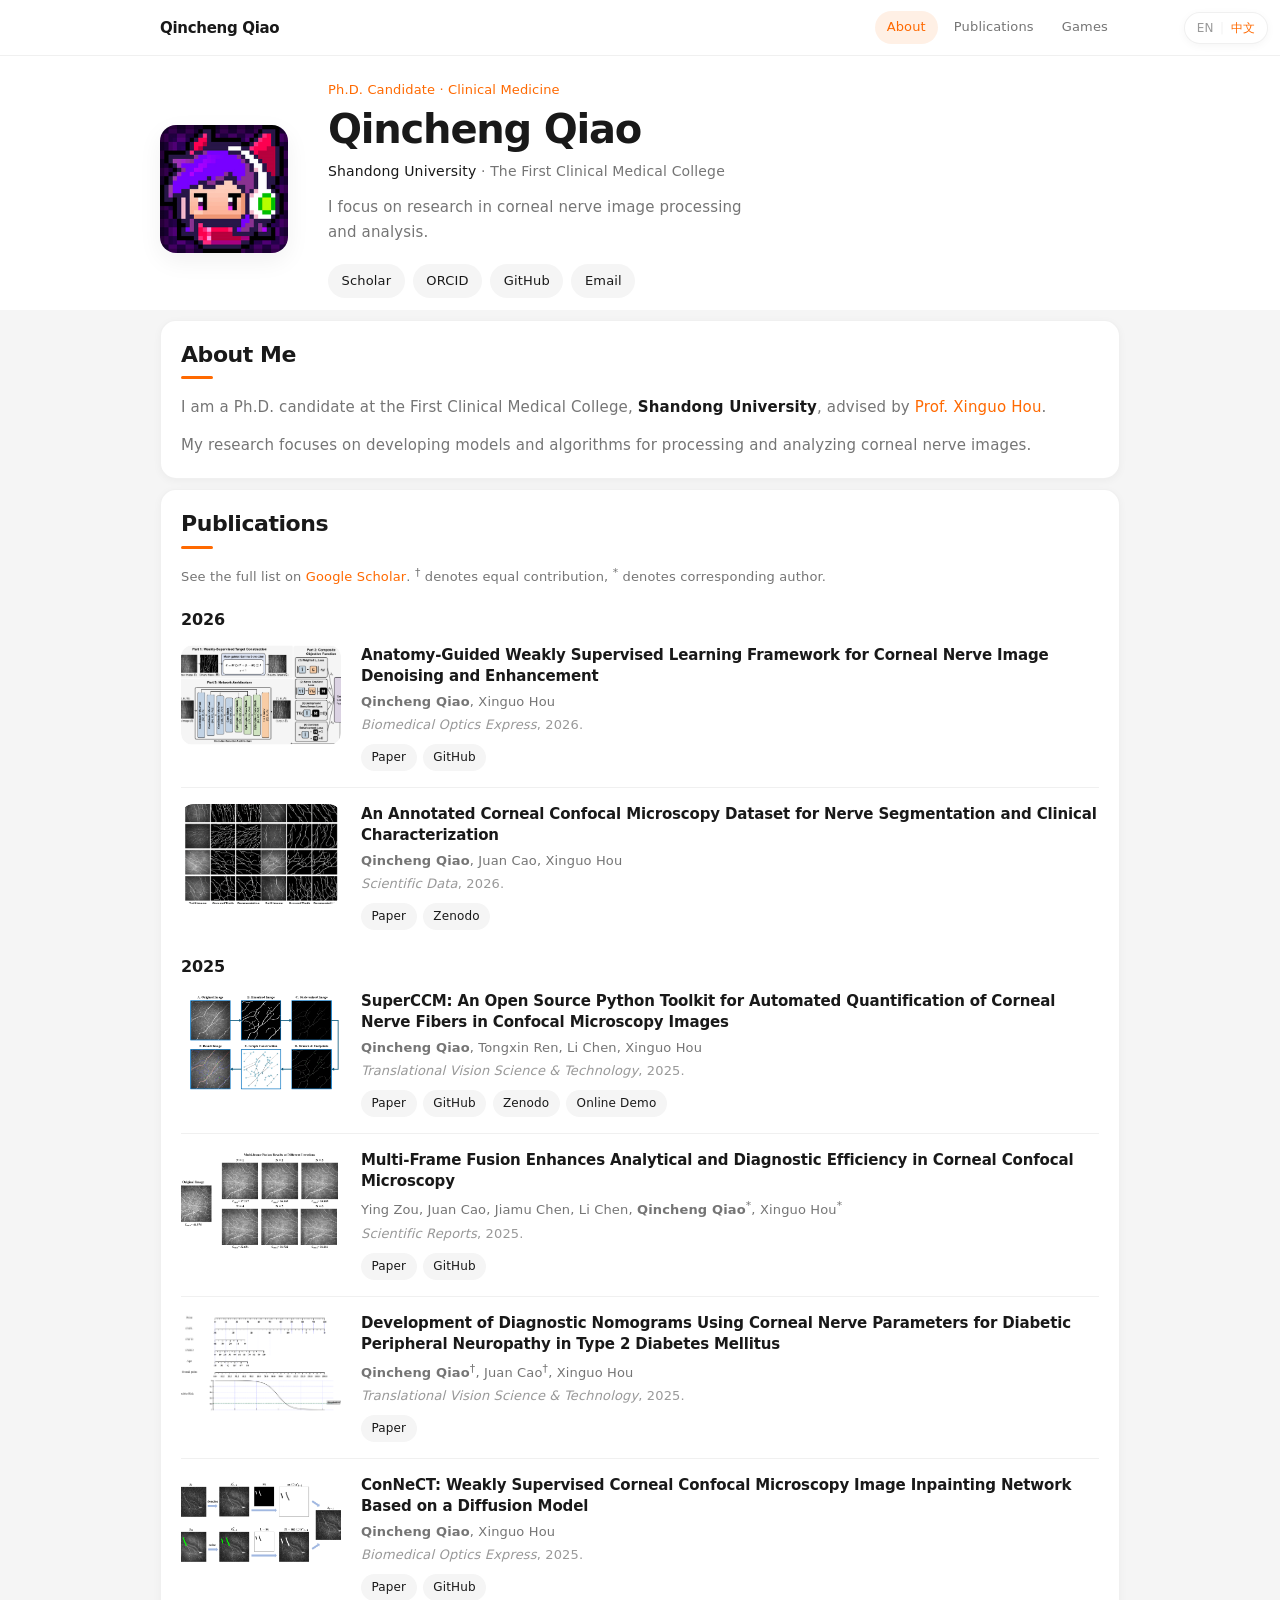
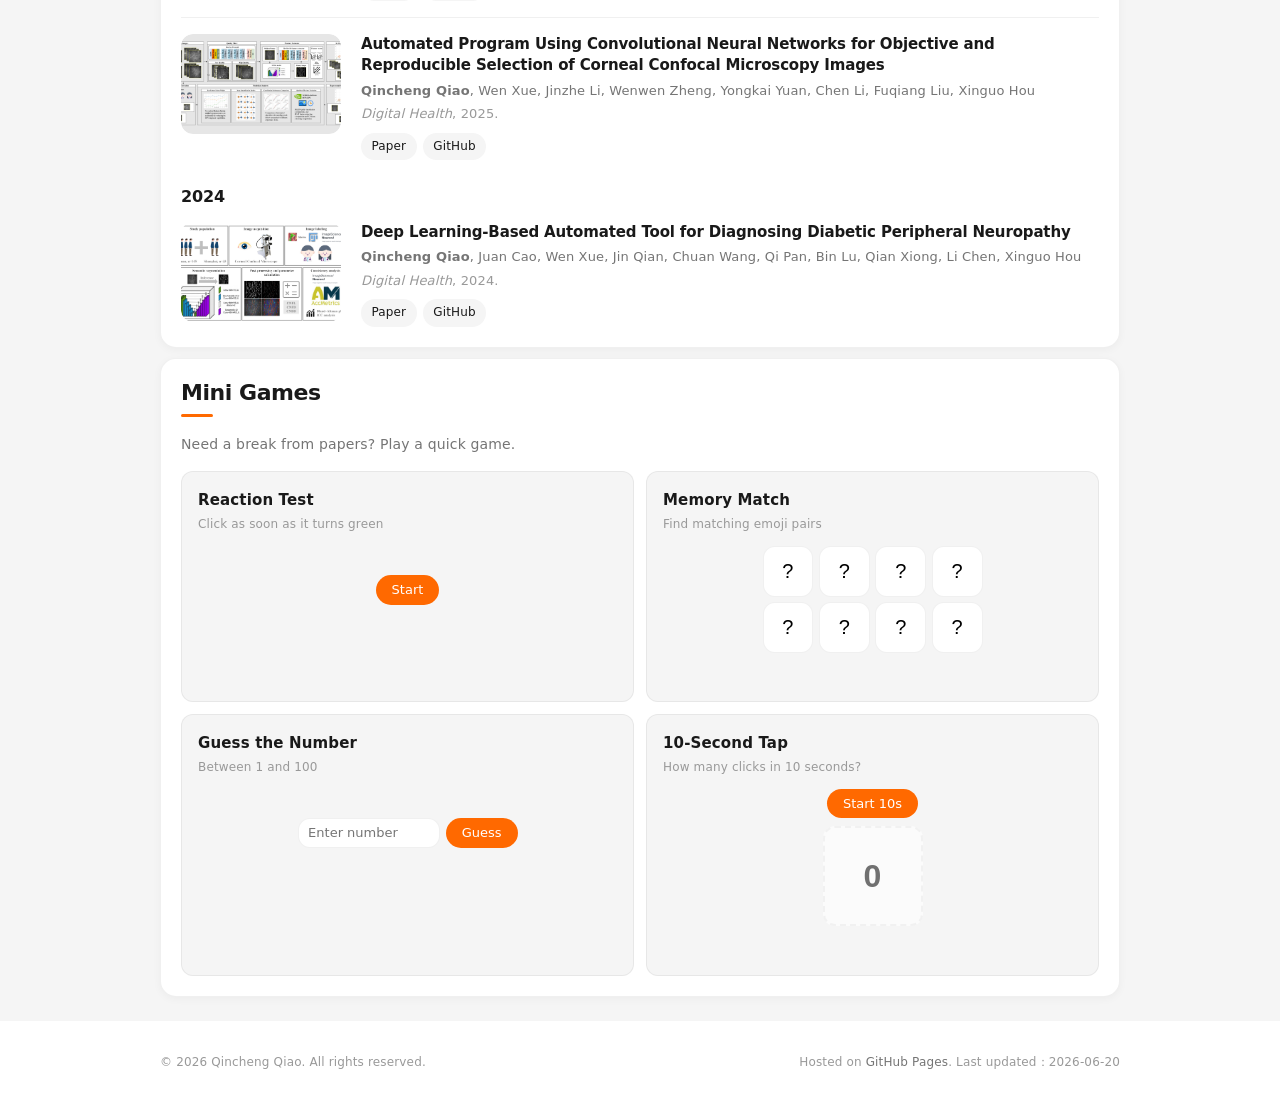
<file: index.html>
<!DOCTYPE html>
<html lang="en">
<head>
  <meta charset="UTF-8">
  <meta name="viewport" content="width=device-width, initial-scale=1.0">
  <meta name="description" content="Qincheng Qiao — Corneal Confocal Microscopy Image Processing and Analysis">
  <title>Qincheng Qiao | Academic Homepage</title>
  <link rel="alternate" hreflang="zh-CN" href="zh/">
  <link rel="stylesheet" href="assets/css/main.css">
</head>
<body>
  <a class="skip-link" href="#main">Skip to content</a>

  <div class="lang-switch-bar">
    <div class="lang-switch" aria-label="Language switcher">
      <span class="lang-switch-current" aria-current="true">EN</span>
      <span class="lang-switch-sep" aria-hidden="true">|</span>
      <a class="lang-switch-link" href="zh/" hreflang="zh-CN" rel="alternate">中文</a>
    </div>
  </div>
  <header class="site-header">
    <div class="container header-inner">
      <a class="logo" href="#">Qincheng Qiao</a>
      <button class="nav-toggle" aria-label="Open menu" aria-expanded="false">
        <span></span>
        <span></span>
        <span></span>
      </button>
      <nav class="site-nav" aria-label="Main navigation">
        <ul>
          <li><a href="#about">About</a></li>
          <li><a href="#publications">Publications</a></li>
          <li><a href="#games">Games</a></li>
        </ul>
      </nav>
    </div>
  </header>

  <main id="main">
    <section class="hero">
      <div class="container hero-grid">
        <figure class="hero-photo">
          <img src="assets/images/profile.png" alt="Qincheng Qiao profile photo" width="320" height="320">
        </figure>
        <div class="hero-content">
          <p class="hero-label">Ph.D. Candidate · Clinical Medicine</p>
          <h1>Qincheng Qiao</h1>
          <p class="hero-affiliation">
            <a href="https://www.sdu.edu.cn/" target="_blank" rel="noopener">Shandong University</a> · The First Clinical Medical College
          </p>
          <p class="hero-bio">I focus on research in corneal nerve image processing and analysis.</p>
          <ul class="social-links" aria-label="Academic social links">
            <li><a href="https://scholar.google.com/citations?user=WOAhGTUAAAAJ" target="_blank" rel="noopener" aria-label="Google Scholar">Scholar</a></li>
            <li><a href="https://orcid.org/0009-0009-7900-2984" target="_blank" rel="noopener" aria-label="ORCID">ORCID</a></li>
            <li><a href="https://github.com/SummerColdWind" target="_blank" rel="noopener" aria-label="GitHub">GitHub</a></li>
            <li><a href="mailto:jugking6688@gmail.com" aria-label="Email">Email</a></li>
          </ul>
        </div>
      </div>
    </section>

    <section id="about" class="section">
      <div class="container">
        <h2 class="section-title">About Me</h2>
        <div class="prose">
          <p>I am a Ph.D. candidate at the First Clinical Medical College, <strong>Shandong University</strong>, advised by <a href="https://www.qiluhospital.com/show-355-1262-1.html">Prof. Xinguo Hou</a>.</p>
          <p>My research focuses on developing models and algorithms for processing and analyzing corneal nerve images.</p>
        </div>
      </div>
    </section>

    <section id="publications" class="section section-alt">
      <div class="container">
        <h2 class="section-title">Publications</h2>
        <p class="section-note">
          See the full list on <a href="https://scholar.google.com/citations?user=WOAhGTUAAAAJ" target="_blank" rel="noopener">Google Scholar</a>. <sup>†</sup> denotes equal contribution, <sup>*</sup> denotes corresponding author.
        </p>

        <h3 class="pub-year">2026</h3>
        <ol class="pub-list">
          <li class="pub-item pub-item--has-figure">
            <figure class="pub-figure">
              <a href="https://doi.org/10.1364/BOE.597323" target="_blank" rel="noopener"><img src="assets/images/pubs/2026.2.jpg" alt="Teaser figure for NerveBoost" loading="lazy" width="240" height="135"></a>
            </figure>
            <div class="pub-body">
            <p class="pub-title">
              <strong>Anatomy-Guided Weakly Supervised Learning Framework for Corneal Nerve Image Denoising and Enhancement</strong>
            </p>
            <p class="pub-authors">
              <strong>Qincheng Qiao</strong>, Xinguo Hou
            </p>
            <p class="pub-venue">
              <em>Biomedical Optics Express</em>, 2026.
            </p>
            <p class="pub-links">
              <a href="https://doi.org/10.1364/BOE.597323" target="_blank" rel="noopener">Paper</a>
              <a href="https://github.com/SummerColdWind/NerveBoost" target="_blank" rel="noopener">GitHub</a>
            </p>
            </div>
          </li>
          <li class="pub-item pub-item--has-figure">
            <figure class="pub-figure">
              <a href="https://doi.org/10.1038/s41597-026-07418-6" target="_blank" rel="noopener"><img src="assets/images/pubs/2026.1.PNG" alt="Teaser figure for CCM dataset paper" loading="lazy" width="240" height="135"></a>
            </figure>
            <div class="pub-body">
            <p class="pub-title">
              <strong>An Annotated Corneal Confocal Microscopy Dataset for Nerve Segmentation and Clinical Characterization</strong>
            </p>
            <p class="pub-authors">
              <strong>Qincheng Qiao</strong>, Juan Cao, Xinguo Hou
            </p>
            <p class="pub-venue">
              <em>Scientific Data</em>, 2026.
            </p>
            <p class="pub-links">
              <a href="https://doi.org/10.1038/s41597-026-07418-6" target="_blank" rel="noopener">Paper</a>
              <a href="https://zenodo.org/records/18779434" target="_blank" rel="noopener">Zenodo</a>
            </p>
            </div>
          </li>
        </ol>
        <h3 class="pub-year">2025</h3>
        <ol class="pub-list">
          <li class="pub-item pub-item--has-figure">
            <figure class="pub-figure">
              <a href="https://doi.org/10.1167/tvst.14.11.27" target="_blank" rel="noopener"><img src="assets/images/pubs/2025.5.png" alt="Teaser figure for SuperCCM" loading="lazy" width="240" height="135"></a>
            </figure>
            <div class="pub-body">
            <p class="pub-title">
              <strong>SuperCCM: An Open Source Python Toolkit for Automated Quantification of Corneal Nerve Fibers in Confocal Microscopy Images</strong>
            </p>
            <p class="pub-authors">
              <strong>Qincheng Qiao</strong>, Tongxin Ren, Li Chen, Xinguo Hou
            </p>
            <p class="pub-venue">
              <em>Translational Vision Science &amp; Technology</em>, 2025.
            </p>
            <p class="pub-links">
              <a href="https://doi.org/10.1167/tvst.14.11.27" target="_blank" rel="noopener">Paper</a>
              <a href="https://github.com/qlnfm/SuperCCM" target="_blank" rel="noopener">GitHub</a>
              <a href="https://zenodo.org/records/17051148" target="_blank" rel="noopener">Zenodo</a>
              <a href="https://aiccm.fun/" target="_blank" rel="noopener">Online Demo</a>
            </p>
            </div>
          </li>
          <li class="pub-item pub-item--has-figure">
            <figure class="pub-figure">
              <a href="https://doi.org/10.1038/s41598-025-25458-7" target="_blank" rel="noopener"><img src="assets/images/pubs/2025.4.png" alt="Teaser figure for multi-frame fusion paper" loading="lazy" width="240" height="135"></a>
            </figure>
            <div class="pub-body">
            <p class="pub-title">
              <strong>Multi-Frame Fusion Enhances Analytical and Diagnostic Efficiency in Corneal Confocal Microscopy</strong>
            </p>
            <p class="pub-authors">
              Ying Zou, Juan Cao, Jiamu Chen, Li Chen, <strong>Qincheng Qiao</strong><sup>*</sup>, Xinguo Hou<sup>*</sup>
            </p>
            <p class="pub-venue">
              <em>Scientific Reports</em>, 2025.
            </p>
            <p class="pub-links">
              <a href="https://doi.org/10.1038/s41598-025-25458-7" target="_blank" rel="noopener">Paper</a>
              <a href="https://github.com/SummerColdWind/AiCCMerger" target="_blank" rel="noopener">GitHub</a>
            </p>
            </div>
          </li>
          <li class="pub-item pub-item--has-figure">
            <figure class="pub-figure">
              <a href="https://doi.org/10.1167/tvst.14.9.29" target="_blank" rel="noopener"><img src="assets/images/pubs/2025.3.png" alt="Teaser figure for DPN nomogram paper" loading="lazy" width="240" height="135"></a>
            </figure>
            <div class="pub-body">
            <p class="pub-title">
              <strong>Development of Diagnostic Nomograms Using Corneal Nerve Parameters for Diabetic Peripheral Neuropathy in Type 2 Diabetes Mellitus</strong>
            </p>
            <p class="pub-authors">
              <strong>Qincheng Qiao</strong><sup>†</sup>, Juan Cao<sup>†</sup>, Xinguo Hou
            </p>
            <p class="pub-venue">
              <em>Translational Vision Science &amp; Technology</em>, 2025.
            </p>
            <p class="pub-links">
              <a href="https://doi.org/10.1167/tvst.14.9.29" target="_blank" rel="noopener">Paper</a>
            </p>
            </div>
          </li>
          <li class="pub-item pub-item--has-figure">
            <figure class="pub-figure">
              <a href="https://doi.org/10.1364/BOE.562924" target="_blank" rel="noopener"><img src="assets/images/pubs/2025.2.png" alt="Teaser figure for ConNeCT" loading="lazy" width="240" height="135"></a>
            </figure>
            <div class="pub-body">
            <p class="pub-title">
              <strong>ConNeCT: Weakly Supervised Corneal Confocal Microscopy Image Inpainting Network Based on a Diffusion Model</strong>
            </p>
            <p class="pub-authors">
              <strong>Qincheng Qiao</strong>, Xinguo Hou
            </p>
            <p class="pub-venue">
              <em>Biomedical Optics Express</em>, 2025.
            </p>
            <p class="pub-links">
              <a href="https://doi.org/10.1364/BOE.562924" target="_blank" rel="noopener">Paper</a>
              <a href="https://github.com/SummerColdWind/ConNeCT" target="_blank" rel="noopener">GitHub</a>
            </p>
            </div>
          </li>
          <li class="pub-item pub-item--has-figure">
            <figure class="pub-figure">
              <a href="https://doi.org/10.1177/20552076251326223" target="_blank" rel="noopener"><img src="assets/images/pubs/2025.1.jpg" alt="Teaser figure for CCM image selection paper" loading="lazy" width="240" height="135"></a>
            </figure>
            <div class="pub-body">
            <p class="pub-title">
              <strong>Automated Program Using Convolutional Neural Networks for Objective and Reproducible Selection of Corneal Confocal Microscopy Images</strong>
            </p>
            <p class="pub-authors">
              <strong>Qincheng Qiao</strong>, Wen Xue, Jinzhe Li, Wenwen Zheng, Yongkai Yuan, Chen Li, Fuqiang Liu, Xinguo Hou
            </p>
            <p class="pub-venue">
              <em>Digital Health</em>, 2025.
            </p>
            <p class="pub-links">
              <a href="https://doi.org/10.1177/20552076251326223" target="_blank" rel="noopener">Paper</a>
              <a href="https://github.com/SummerColdWind/AiCCMainstay" target="_blank" rel="noopener">GitHub</a>
            </p>
            </div>
          </li>
        </ol>
        <h3 class="pub-year">2024</h3>
        <ol class="pub-list">
          <li class="pub-item pub-item--has-figure">
            <figure class="pub-figure">
              <a href="https://doi.org/10.1177/20552076241307573" target="_blank" rel="noopener"><img src="assets/images/pubs/2024.1.jpg" alt="Teaser figure for DPN diagnostic tool paper" loading="lazy" width="240" height="135"></a>
            </figure>
            <div class="pub-body">
            <p class="pub-title">
              <strong>Deep Learning-Based Automated Tool for Diagnosing Diabetic Peripheral Neuropathy</strong>
            </p>
            <p class="pub-authors">
              <strong>Qincheng Qiao</strong>, Juan Cao, Wen Xue, Jin Qian, Chuan Wang, Qi Pan, Bin Lu, Qian Xiong, Li Chen, Xinguo Hou
            </p>
            <p class="pub-venue">
              <em>Digital Health</em>, 2024.
            </p>
            <p class="pub-links">
              <a href="https://doi.org/10.1177/20552076241307573" target="_blank" rel="noopener">Paper</a>
              <a href="https://github.com/SummerColdWind/AiCCMetrics" target="_blank" rel="noopener">GitHub</a>
            </p>
            </div>
          </li>
        </ol>
      </div>
    </section>

    <section id="games" class="section">
      <div class="container">
        <h2 class="section-title">Mini Games</h2>
        <p class="games-intro">Need a break from papers? Play a quick game.</p>
        <div class="games-grid">
          <article class="game-card">
            <h3>Reaction Test</h3>
          <p class="game-desc">Click as soon as it turns green</p>
          <div class="game-panel" data-game="reaction"></div>
          </article>
          <article class="game-card">
            <h3>Memory Match</h3>
          <p class="game-desc">Find matching emoji pairs</p>
          <div class="game-panel" data-game="memory"></div>
          </article>
          <article class="game-card">
            <h3>Guess the Number</h3>
          <p class="game-desc">Between 1 and 100</p>
          <div class="game-panel" data-game="guess"></div>
          </article>
          <article class="game-card">
            <h3>10-Second Tap</h3>
          <p class="game-desc">How many clicks in 10 seconds?</p>
          <div class="game-panel" data-game="clicks"></div>
          </article>
        </div>
      </div>
    </section>
  </main>

  <footer class="site-footer">
    <div class="container footer-inner">
      <p>&copy; <span id="year"></span> Qincheng Qiao. All rights reserved.</p>
      <p class="footer-note">
        Hosted on <a href="https://pages.github.com/" target="_blank" rel="noopener">GitHub Pages</a>.
        Last updated：<time datetime="2026-06-20">2026-06-20</time>
      </p>
    </div>
  </footer>

  <script src="assets/js/main.js"></script>
  <script src="assets/js/games.js"></script>
</body>
</html>
</file>
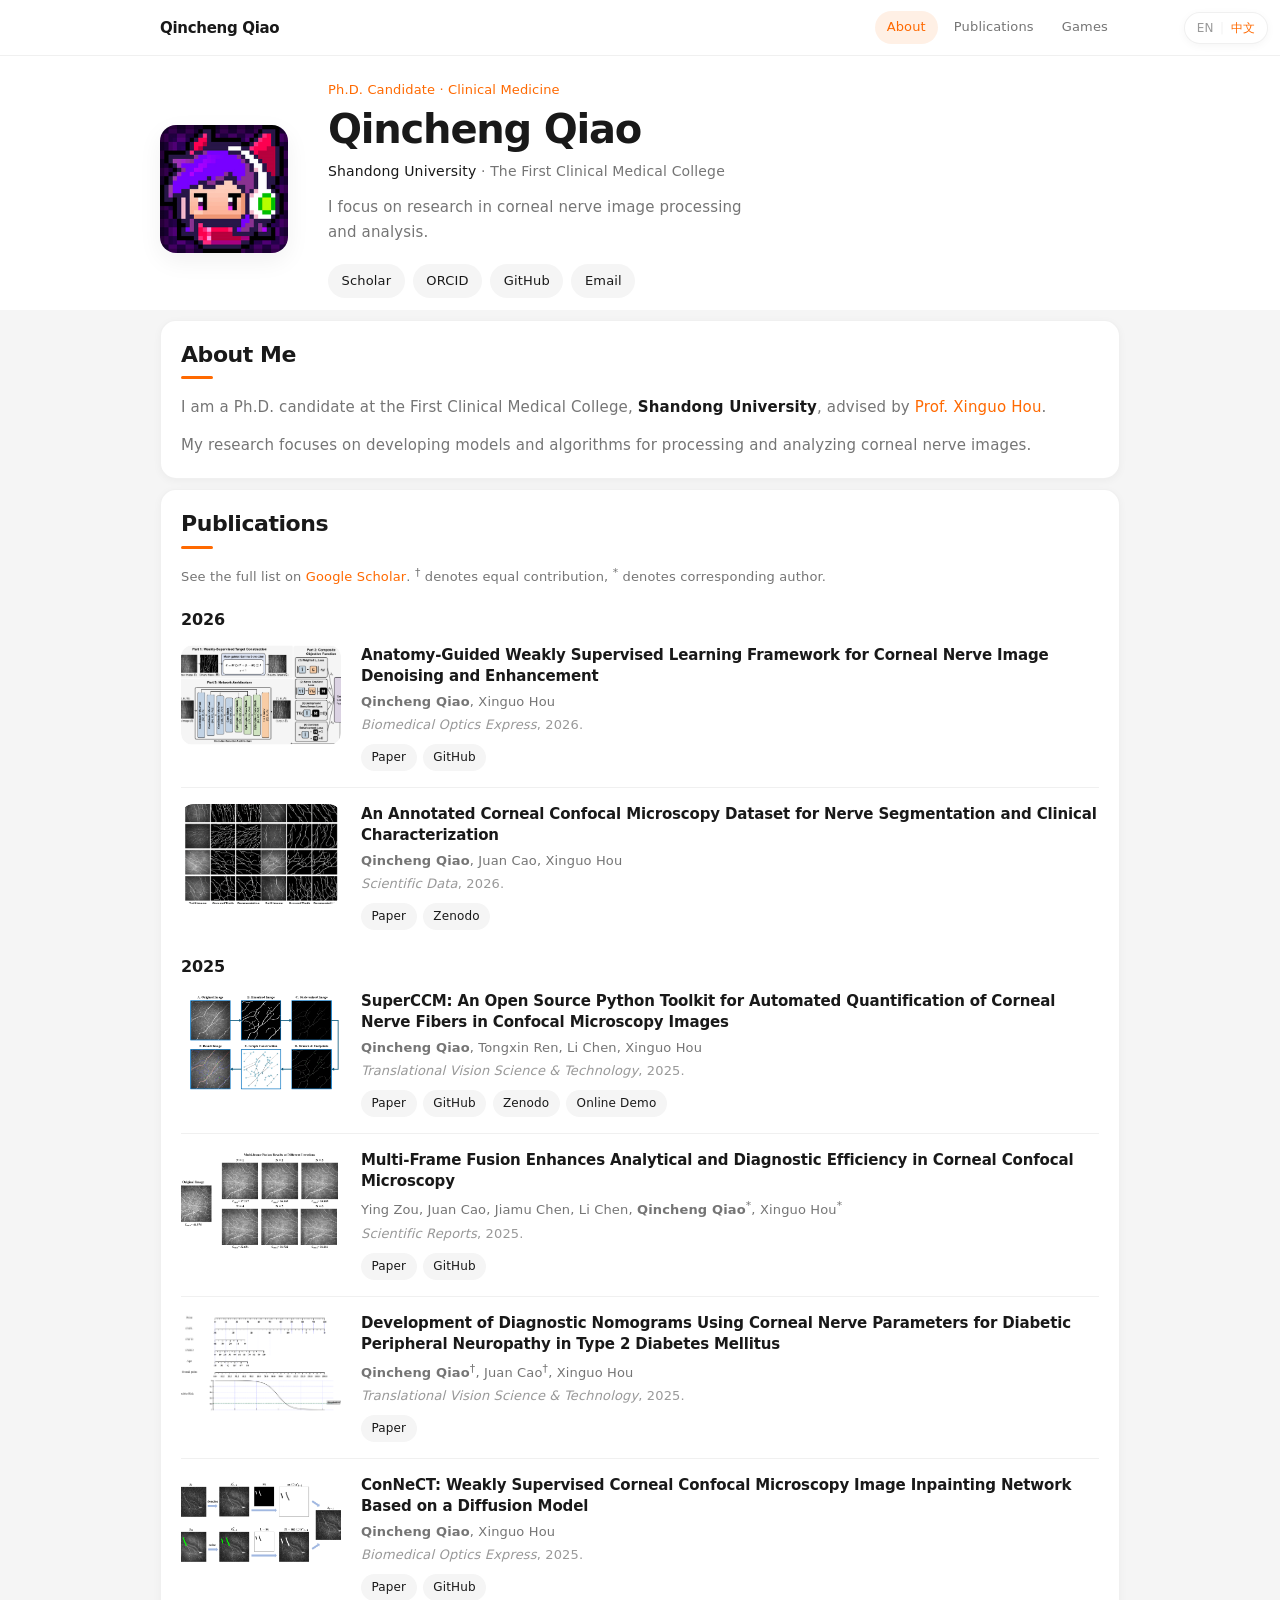
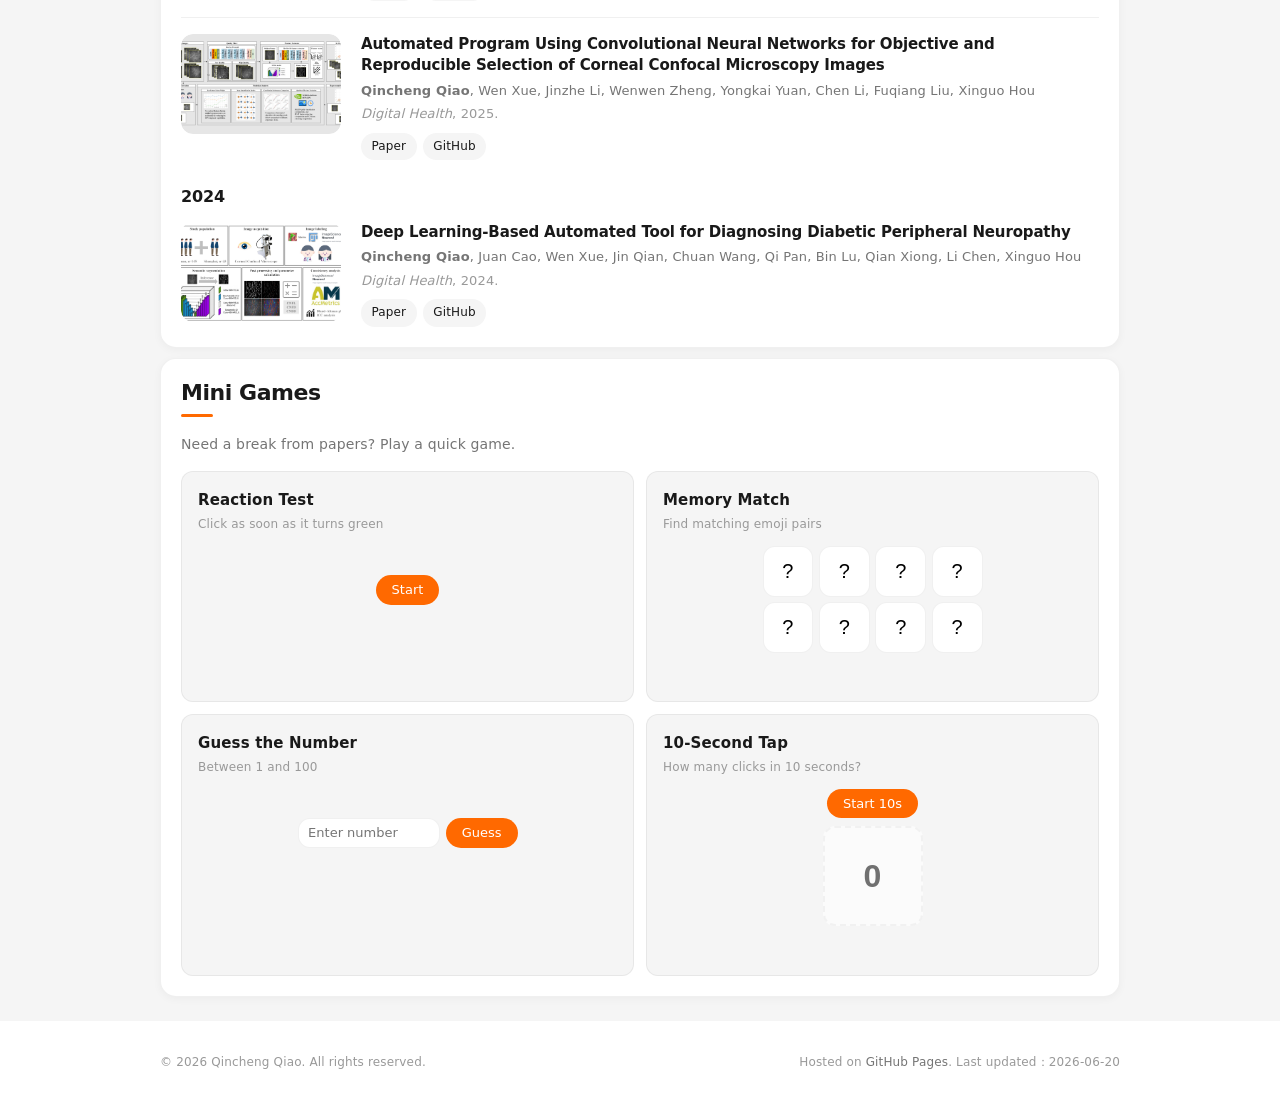
<file: en/index.html>
<!DOCTYPE html>
<html lang="en">
<head>
  <meta charset="UTF-8">
  <meta name="viewport" content="width=device-width, initial-scale=1.0">
  <meta name="description" content="Qincheng Qiao — Corneal Confocal Microscopy Image Processing and Analysis">
  <title>Qincheng Qiao | Academic Homepage</title>
  <link rel="alternate" hreflang="zh-CN" href="../">
  <link rel="stylesheet" href="../assets/css/main.css">
</head>
<body>
  <a class="skip-link" href="#main">Skip to content</a>

  <div class="lang-switch-bar">
    <div class="lang-switch" aria-label="Language switcher">
      <span class="lang-switch-current" aria-current="true">EN</span>
      <span class="lang-switch-sep" aria-hidden="true">|</span>
      <a class="lang-switch-link" href="../" hreflang="zh-CN" rel="alternate">中文</a>
    </div>
  </div>
  <header class="site-header">
    <div class="container header-inner">
      <a class="logo" href="#">Qincheng Qiao</a>
      <button class="nav-toggle" aria-label="Open menu" aria-expanded="false">
        <span></span>
        <span></span>
        <span></span>
      </button>
      <nav class="site-nav" aria-label="Main navigation">
        <ul>
          <li><a href="#about">About</a></li>
          <li><a href="#publications">Publications</a></li>
          <li><a href="#games">Games</a></li>
        </ul>
      </nav>
    </div>
  </header>

  <main id="main">
    <section class="hero">
      <div class="container hero-grid">
        <figure class="hero-photo">
          <img src="../assets/images/profile.png" alt="Qincheng Qiao profile photo" width="320" height="320">
        </figure>
        <div class="hero-content">
          <p class="hero-label">Ph.D. Candidate · Clinical Medicine</p>
          <h1>Qincheng Qiao</h1>
          <p class="hero-affiliation">
            <a href="https://www.sdu.edu.cn/" target="_blank" rel="noopener">Shandong University</a> · The First Clinical Medical College
          </p>
          <p class="hero-bio">I focus on research in corneal nerve image processing and analysis.</p>
          <ul class="social-links" aria-label="Academic social links">
            <li><a href="https://scholar.google.com/citations?user=WOAhGTUAAAAJ" target="_blank" rel="noopener" aria-label="Google Scholar">Scholar</a></li>
            <li><a href="https://orcid.org/0009-0009-7900-2984" target="_blank" rel="noopener" aria-label="ORCID">ORCID</a></li>
            <li><a href="https://github.com/SummerColdWind" target="_blank" rel="noopener" aria-label="GitHub">GitHub</a></li>
            <li><a href="mailto:jugking6688@gmail.com" aria-label="Email">Email</a></li>
          </ul>
        </div>
      </div>
    </section>

    <section id="about" class="section">
      <div class="container">
        <h2 class="section-title">About Me</h2>
        <div class="prose">
          <p>I am a Ph.D. candidate at the First Clinical Medical College, <strong>Shandong University</strong>, advised by <a href="https://www.qiluhospital.com/show-355-1262-1.html">Prof. Xinguo Hou</a>.</p>
          <p>My research focuses on developing models and algorithms for processing and analyzing corneal nerve images.</p>
        </div>
      </div>
    </section>

    <section id="publications" class="section section-alt">
      <div class="container">
        <h2 class="section-title">Publications</h2>
        <p class="section-note">
          See the full list on <a href="https://scholar.google.com/citations?user=WOAhGTUAAAAJ" target="_blank" rel="noopener">Google Scholar</a>. <sup>†</sup> denotes equal contribution, <sup>*</sup> denotes corresponding author.
        </p>

        <h3 class="pub-year">2026</h3>
        <ol class="pub-list">
          <li class="pub-item pub-item--has-figure">
            <figure class="pub-figure">
              <a href="https://doi.org/10.1364/BOE.597323" target="_blank" rel="noopener"><img src="../assets/images/pubs/2026.2.jpg" alt="Teaser figure for NerveBoost" loading="lazy" width="240" height="135"></a>
            </figure>
            <div class="pub-body">
            <p class="pub-title">
              <strong>Anatomy-Guided Weakly Supervised Learning Framework for Corneal Nerve Image Denoising and Enhancement</strong>
            </p>
            <p class="pub-authors">
              <strong>Qincheng Qiao</strong>, Xinguo Hou
            </p>
            <p class="pub-venue">
              <em>Biomedical Optics Express</em>, 2026.
            </p>
            <p class="pub-links">
              <a href="https://doi.org/10.1364/BOE.597323" target="_blank" rel="noopener">Paper</a>
              <a href="https://github.com/SummerColdWind/NerveBoost" target="_blank" rel="noopener">GitHub</a>
            </p>
            </div>
          </li>
          <li class="pub-item pub-item--has-figure">
            <figure class="pub-figure">
              <a href="https://doi.org/10.1038/s41597-026-07418-6" target="_blank" rel="noopener"><img src="../assets/images/pubs/2026.1.PNG" alt="Teaser figure for CCM dataset paper" loading="lazy" width="240" height="135"></a>
            </figure>
            <div class="pub-body">
            <p class="pub-title">
              <strong>An Annotated Corneal Confocal Microscopy Dataset for Nerve Segmentation and Clinical Characterization</strong>
            </p>
            <p class="pub-authors">
              <strong>Qincheng Qiao</strong>, Juan Cao, Xinguo Hou
            </p>
            <p class="pub-venue">
              <em>Scientific Data</em>, 2026.
            </p>
            <p class="pub-links">
              <a href="https://doi.org/10.1038/s41597-026-07418-6" target="_blank" rel="noopener">Paper</a>
              <a href="https://zenodo.org/records/18779434" target="_blank" rel="noopener">Zenodo</a>
            </p>
            </div>
          </li>
        </ol>
        <h3 class="pub-year">2025</h3>
        <ol class="pub-list">
          <li class="pub-item pub-item--has-figure">
            <figure class="pub-figure">
              <a href="https://doi.org/10.1167/tvst.14.11.27" target="_blank" rel="noopener"><img src="../assets/images/pubs/2025.5.png" alt="Teaser figure for SuperCCM" loading="lazy" width="240" height="135"></a>
            </figure>
            <div class="pub-body">
            <p class="pub-title">
              <strong>SuperCCM: An Open Source Python Toolkit for Automated Quantification of Corneal Nerve Fibers in Confocal Microscopy Images</strong>
            </p>
            <p class="pub-authors">
              <strong>Qincheng Qiao</strong>, Tongxin Ren, Li Chen, Xinguo Hou
            </p>
            <p class="pub-venue">
              <em>Translational Vision Science &amp; Technology</em>, 2025.
            </p>
            <p class="pub-links">
              <a href="https://doi.org/10.1167/tvst.14.11.27" target="_blank" rel="noopener">Paper</a>
              <a href="https://github.com/qlnfm/SuperCCM" target="_blank" rel="noopener">GitHub</a>
              <a href="https://zenodo.org/records/17051148" target="_blank" rel="noopener">Zenodo</a>
              <a href="https://aiccm.fun/" target="_blank" rel="noopener">Online Demo</a>
            </p>
            </div>
          </li>
          <li class="pub-item pub-item--has-figure">
            <figure class="pub-figure">
              <a href="https://doi.org/10.1038/s41598-025-25458-7" target="_blank" rel="noopener"><img src="../assets/images/pubs/2025.4.png" alt="Teaser figure for multi-frame fusion paper" loading="lazy" width="240" height="135"></a>
            </figure>
            <div class="pub-body">
            <p class="pub-title">
              <strong>Multi-Frame Fusion Enhances Analytical and Diagnostic Efficiency in Corneal Confocal Microscopy</strong>
            </p>
            <p class="pub-authors">
              Ying Zou, Juan Cao, Jiamu Chen, Li Chen, <strong>Qincheng Qiao</strong><sup>*</sup>, Xinguo Hou<sup>*</sup>
            </p>
            <p class="pub-venue">
              <em>Scientific Reports</em>, 2025.
            </p>
            <p class="pub-links">
              <a href="https://doi.org/10.1038/s41598-025-25458-7" target="_blank" rel="noopener">Paper</a>
              <a href="https://github.com/SummerColdWind/AiCCMerger" target="_blank" rel="noopener">GitHub</a>
            </p>
            </div>
          </li>
          <li class="pub-item pub-item--has-figure">
            <figure class="pub-figure">
              <a href="https://doi.org/10.1167/tvst.14.9.29" target="_blank" rel="noopener"><img src="../assets/images/pubs/2025.3.png" alt="Teaser figure for DPN nomogram paper" loading="lazy" width="240" height="135"></a>
            </figure>
            <div class="pub-body">
            <p class="pub-title">
              <strong>Development of Diagnostic Nomograms Using Corneal Nerve Parameters for Diabetic Peripheral Neuropathy in Type 2 Diabetes Mellitus</strong>
            </p>
            <p class="pub-authors">
              <strong>Qincheng Qiao</strong><sup>†</sup>, Juan Cao<sup>†</sup>, Xinguo Hou
            </p>
            <p class="pub-venue">
              <em>Translational Vision Science &amp; Technology</em>, 2025.
            </p>
            <p class="pub-links">
              <a href="https://doi.org/10.1167/tvst.14.9.29" target="_blank" rel="noopener">Paper</a>
            </p>
            </div>
          </li>
          <li class="pub-item pub-item--has-figure">
            <figure class="pub-figure">
              <a href="https://doi.org/10.1364/BOE.562924" target="_blank" rel="noopener"><img src="../assets/images/pubs/2025.2.png" alt="Teaser figure for ConNeCT" loading="lazy" width="240" height="135"></a>
            </figure>
            <div class="pub-body">
            <p class="pub-title">
              <strong>ConNeCT: Weakly Supervised Corneal Confocal Microscopy Image Inpainting Network Based on a Diffusion Model</strong>
            </p>
            <p class="pub-authors">
              <strong>Qincheng Qiao</strong>, Xinguo Hou
            </p>
            <p class="pub-venue">
              <em>Biomedical Optics Express</em>, 2025.
            </p>
            <p class="pub-links">
              <a href="https://doi.org/10.1364/BOE.562924" target="_blank" rel="noopener">Paper</a>
              <a href="https://github.com/SummerColdWind/ConNeCT" target="_blank" rel="noopener">GitHub</a>
            </p>
            </div>
          </li>
          <li class="pub-item pub-item--has-figure">
            <figure class="pub-figure">
              <a href="https://doi.org/10.1177/20552076251326223" target="_blank" rel="noopener"><img src="../assets/images/pubs/2025.1.jpg" alt="Teaser figure for CCM image selection paper" loading="lazy" width="240" height="135"></a>
            </figure>
            <div class="pub-body">
            <p class="pub-title">
              <strong>Automated Program Using Convolutional Neural Networks for Objective and Reproducible Selection of Corneal Confocal Microscopy Images</strong>
            </p>
            <p class="pub-authors">
              <strong>Qincheng Qiao</strong>, Wen Xue, Jinzhe Li, Wenwen Zheng, Yongkai Yuan, Chen Li, Fuqiang Liu, Xinguo Hou
            </p>
            <p class="pub-venue">
              <em>Digital Health</em>, 2025.
            </p>
            <p class="pub-links">
              <a href="https://doi.org/10.1177/20552076251326223" target="_blank" rel="noopener">Paper</a>
              <a href="https://github.com/SummerColdWind/AiCCMainstay" target="_blank" rel="noopener">GitHub</a>
            </p>
            </div>
          </li>
        </ol>
        <h3 class="pub-year">2024</h3>
        <ol class="pub-list">
          <li class="pub-item pub-item--has-figure">
            <figure class="pub-figure">
              <a href="https://doi.org/10.1177/20552076241307573" target="_blank" rel="noopener"><img src="../assets/images/pubs/2024.1.jpg" alt="Teaser figure for DPN diagnostic tool paper" loading="lazy" width="240" height="135"></a>
            </figure>
            <div class="pub-body">
            <p class="pub-title">
              <strong>Deep Learning-Based Automated Tool for Diagnosing Diabetic Peripheral Neuropathy</strong>
            </p>
            <p class="pub-authors">
              <strong>Qincheng Qiao</strong>, Juan Cao, Wen Xue, Jin Qian, Chuan Wang, Qi Pan, Bin Lu, Qian Xiong, Li Chen, Xinguo Hou
            </p>
            <p class="pub-venue">
              <em>Digital Health</em>, 2024.
            </p>
            <p class="pub-links">
              <a href="https://doi.org/10.1177/20552076241307573" target="_blank" rel="noopener">Paper</a>
              <a href="https://github.com/SummerColdWind/AiCCMetrics" target="_blank" rel="noopener">GitHub</a>
            </p>
            </div>
          </li>
        </ol>
      </div>
    </section>

    <section id="games" class="section">
      <div class="container">
        <h2 class="section-title">Mini Games</h2>
        <p class="games-intro">Need a break from papers? Play a quick game.</p>
        <div class="games-grid">
          <article class="game-card">
            <h3>Reaction Test</h3>
          <p class="game-desc">Click as soon as it turns green</p>
          <div class="game-panel" data-game="reaction"></div>
          </article>
          <article class="game-card">
            <h3>Memory Match</h3>
          <p class="game-desc">Find matching emoji pairs</p>
          <div class="game-panel" data-game="memory"></div>
          </article>
          <article class="game-card">
            <h3>Guess the Number</h3>
          <p class="game-desc">Between 1 and 100</p>
          <div class="game-panel" data-game="guess"></div>
          </article>
          <article class="game-card">
            <h3>10-Second Tap</h3>
          <p class="game-desc">How many clicks in 10 seconds?</p>
          <div class="game-panel" data-game="clicks"></div>
          </article>
        </div>
      </div>
    </section>
  </main>

  <footer class="site-footer">
    <div class="container footer-inner">
      <p>&copy; <span id="year"></span> Qincheng Qiao. All rights reserved.</p>
      <p class="footer-note">
        Hosted on <a href="https://pages.github.com/" target="_blank" rel="noopener">GitHub Pages</a>.
        Last updated：<time datetime="2026-06-20">2026-06-20</time>
      </p>
    </div>
  </footer>

  <script src="../assets/js/main.js"></script>
  <script src="../assets/js/games.js"></script>
</body>
</html>
</file>
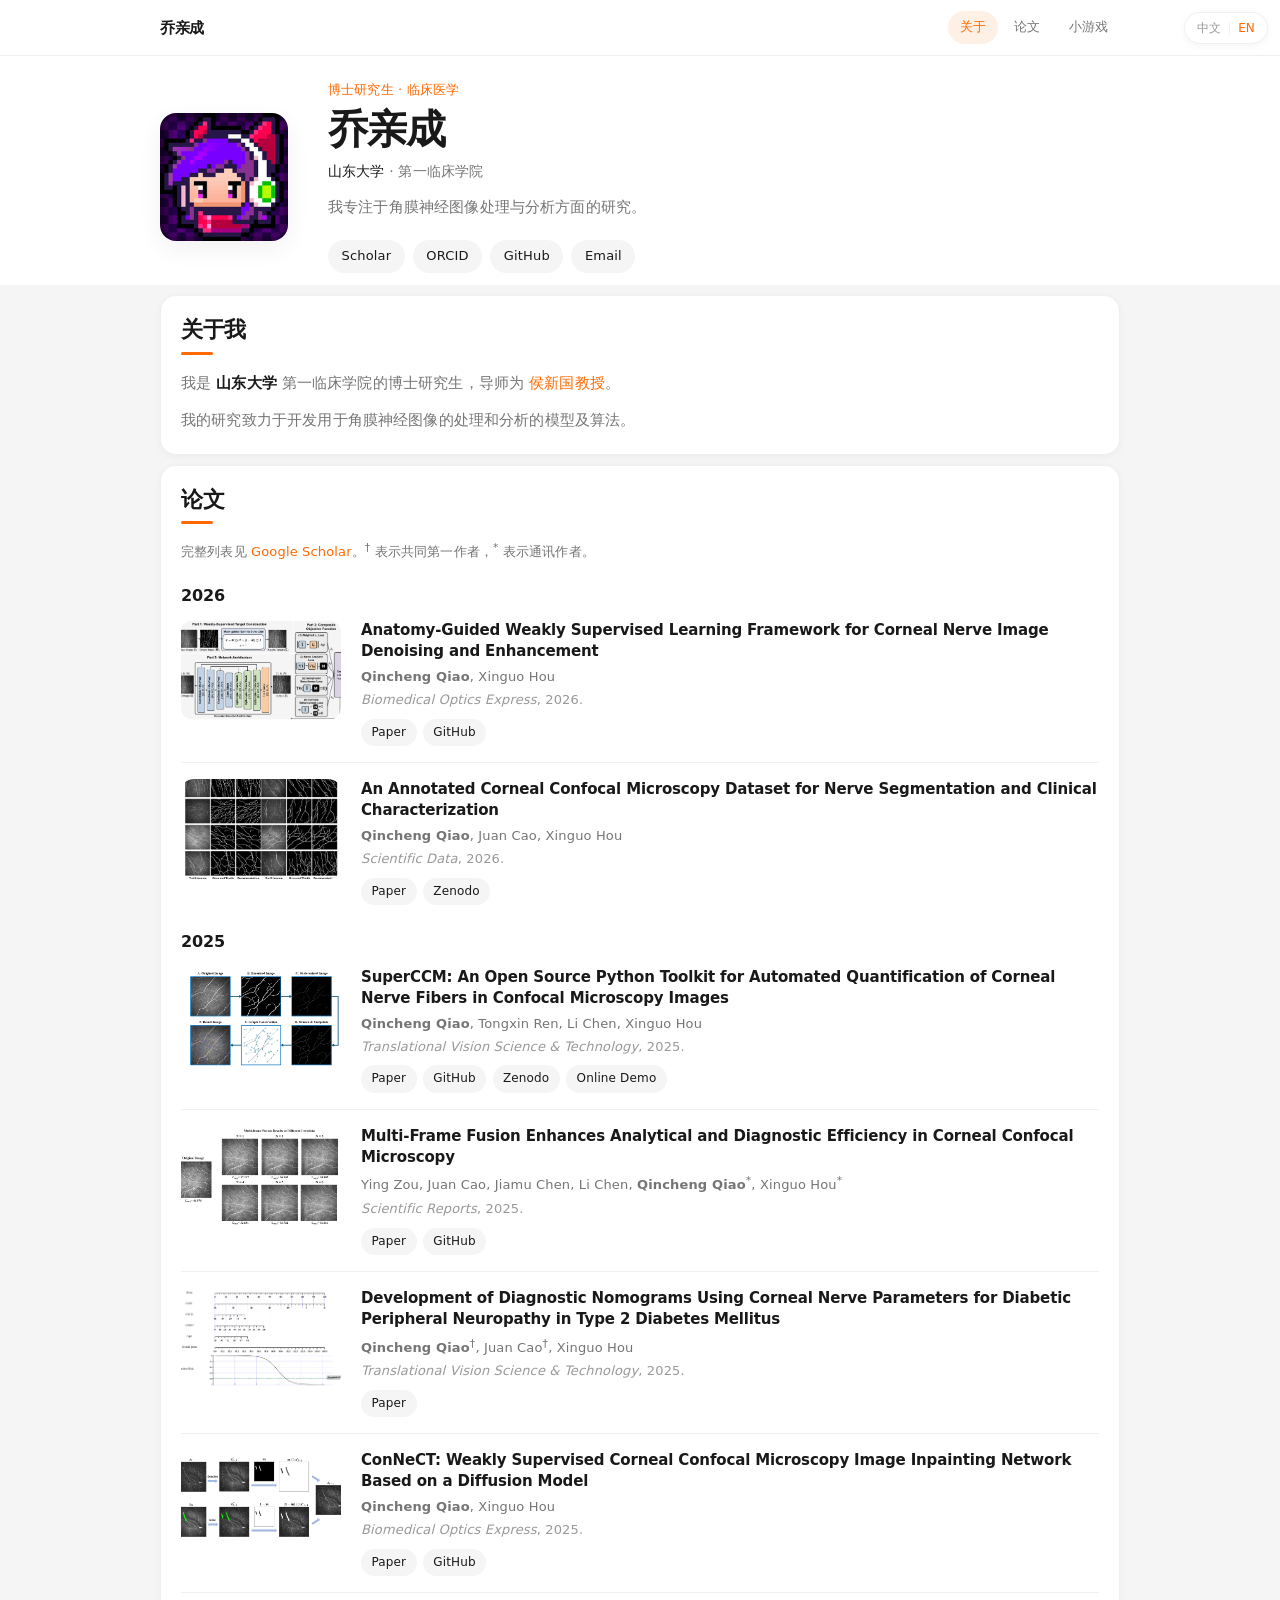
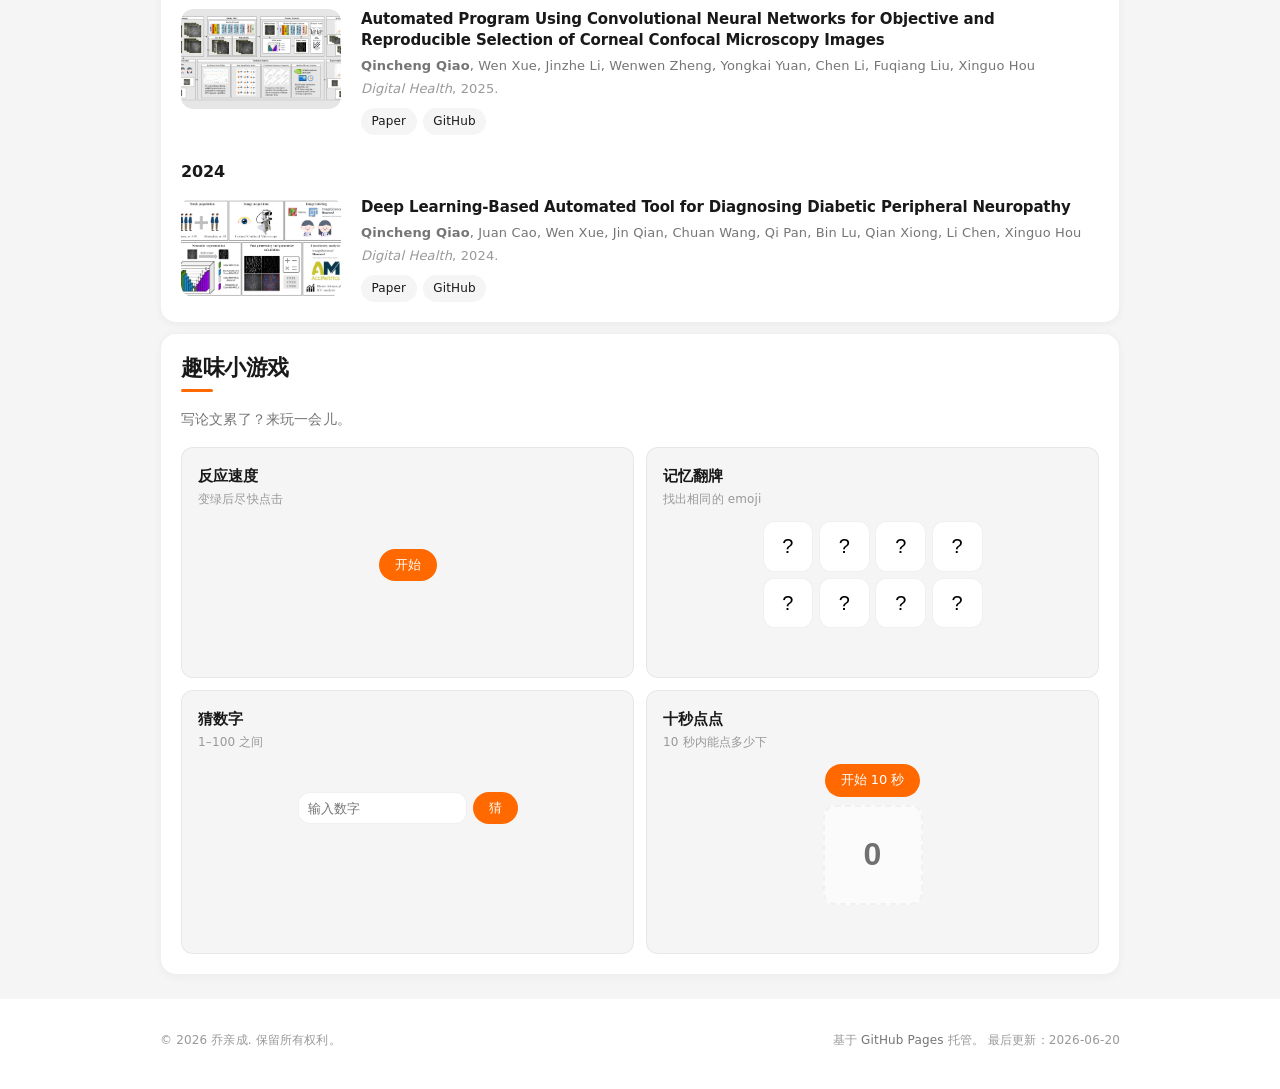
<file: zh/index.html>
<!DOCTYPE html>
<html lang="zh-CN">
<head>
  <meta charset="UTF-8">
  <meta name="viewport" content="width=device-width, initial-scale=1.0">
  <meta name="description" content="乔亲成 — 角膜共焦显微镜图像处理与分析">
  <title>乔亲成 | 学术主页</title>
  <link rel="alternate" hreflang="en" href="../">
  <link rel="stylesheet" href="../assets/css/main.css">
</head>
<body>
  <a class="skip-link" href="#main">跳至正文</a>

  <div class="lang-switch-bar">
    <div class="lang-switch" aria-label="语言切换">
      <span class="lang-switch-current" aria-current="true">中文</span>
      <span class="lang-switch-sep" aria-hidden="true">|</span>
      <a class="lang-switch-link" href="../" hreflang="en" rel="alternate">EN</a>
    </div>
  </div>
  <header class="site-header">
    <div class="container header-inner">
      <a class="logo" href="#">乔亲成</a>
      <button class="nav-toggle" aria-label="打开菜单" aria-expanded="false">
        <span></span>
        <span></span>
        <span></span>
      </button>
      <nav class="site-nav" aria-label="主导航">
        <ul>
          <li><a href="#about">关于</a></li>
          <li><a href="#publications">论文</a></li>
          <li><a href="#games">小游戏</a></li>
        </ul>
      </nav>
    </div>
  </header>

  <main id="main">
    <section class="hero">
      <div class="container hero-grid">
        <figure class="hero-photo">
          <img src="../assets/images/profile.png" alt="乔亲成 个人照片" width="320" height="320">
        </figure>
        <div class="hero-content">
          <p class="hero-label">博士研究生 · 临床医学</p>
          <h1>乔亲成</h1>
          <p class="hero-affiliation">
            <a href="https://www.sdu.edu.cn/" target="_blank" rel="noopener">山东大学</a> · 第一临床学院
          </p>
          <p class="hero-bio">我专注于角膜神经图像处理与分析方面的研究。</p>
          <ul class="social-links" aria-label="学术社交链接">
            <li><a href="https://scholar.google.com/citations?user=WOAhGTUAAAAJ" target="_blank" rel="noopener" aria-label="Google Scholar">Scholar</a></li>
            <li><a href="https://orcid.org/0009-0009-7900-2984" target="_blank" rel="noopener" aria-label="ORCID">ORCID</a></li>
            <li><a href="https://github.com/SummerColdWind" target="_blank" rel="noopener" aria-label="GitHub">GitHub</a></li>
            <li><a href="mailto:jugking6688@gmail.com" aria-label="Email">Email</a></li>
          </ul>
        </div>
      </div>
    </section>

    <section id="about" class="section">
      <div class="container">
        <h2 class="section-title">关于我</h2>
        <div class="prose">
          <p>我是 <strong>山东大学</strong> 第一临床学院的博士研究生，导师为 <a href="https://www.qiluhospital.com/show-355-1262-1.html">侯新国教授</a>。</p>
          <p>我的研究致力于开发用于角膜神经图像的处理和分析的模型及算法。</p>
        </div>
      </div>
    </section>

    <section id="publications" class="section section-alt">
      <div class="container">
        <h2 class="section-title">论文</h2>
        <p class="section-note">
          完整列表见 <a href="https://scholar.google.com/citations?user=WOAhGTUAAAAJ" target="_blank" rel="noopener">Google Scholar</a>。<sup>†</sup> 表示共同第一作者，<sup>*</sup> 表示通讯作者。
        </p>

        <h3 class="pub-year">2026</h3>
        <ol class="pub-list">
          <li class="pub-item pub-item--has-figure">
            <figure class="pub-figure">
              <a href="https://doi.org/10.1364/BOE.597323" target="_blank" rel="noopener"><img src="../assets/images/pubs/2026.2.jpg" alt="Teaser figure for NerveBoost" loading="lazy" width="240" height="135"></a>
            </figure>
            <div class="pub-body">
            <p class="pub-title">
              <strong>Anatomy-Guided Weakly Supervised Learning Framework for Corneal Nerve Image Denoising and Enhancement</strong>
            </p>
            <p class="pub-authors">
              <strong>Qincheng Qiao</strong>, Xinguo Hou
            </p>
            <p class="pub-venue">
              <em>Biomedical Optics Express</em>, 2026.
            </p>
            <p class="pub-links">
              <a href="https://doi.org/10.1364/BOE.597323" target="_blank" rel="noopener">Paper</a>
              <a href="https://github.com/SummerColdWind/NerveBoost" target="_blank" rel="noopener">GitHub</a>
            </p>
            </div>
          </li>
          <li class="pub-item pub-item--has-figure">
            <figure class="pub-figure">
              <a href="https://doi.org/10.1038/s41597-026-07418-6" target="_blank" rel="noopener"><img src="../assets/images/pubs/2026.1.PNG" alt="Teaser figure for CCM dataset paper" loading="lazy" width="240" height="135"></a>
            </figure>
            <div class="pub-body">
            <p class="pub-title">
              <strong>An Annotated Corneal Confocal Microscopy Dataset for Nerve Segmentation and Clinical Characterization</strong>
            </p>
            <p class="pub-authors">
              <strong>Qincheng Qiao</strong>, Juan Cao, Xinguo Hou
            </p>
            <p class="pub-venue">
              <em>Scientific Data</em>, 2026.
            </p>
            <p class="pub-links">
              <a href="https://doi.org/10.1038/s41597-026-07418-6" target="_blank" rel="noopener">Paper</a>
              <a href="https://zenodo.org/records/18779434" target="_blank" rel="noopener">Zenodo</a>
            </p>
            </div>
          </li>
        </ol>
        <h3 class="pub-year">2025</h3>
        <ol class="pub-list">
          <li class="pub-item pub-item--has-figure">
            <figure class="pub-figure">
              <a href="https://doi.org/10.1167/tvst.14.11.27" target="_blank" rel="noopener"><img src="../assets/images/pubs/2025.5.png" alt="Teaser figure for SuperCCM" loading="lazy" width="240" height="135"></a>
            </figure>
            <div class="pub-body">
            <p class="pub-title">
              <strong>SuperCCM: An Open Source Python Toolkit for Automated Quantification of Corneal Nerve Fibers in Confocal Microscopy Images</strong>
            </p>
            <p class="pub-authors">
              <strong>Qincheng Qiao</strong>, Tongxin Ren, Li Chen, Xinguo Hou
            </p>
            <p class="pub-venue">
              <em>Translational Vision Science &amp; Technology</em>, 2025.
            </p>
            <p class="pub-links">
              <a href="https://doi.org/10.1167/tvst.14.11.27" target="_blank" rel="noopener">Paper</a>
              <a href="https://github.com/qlnfm/SuperCCM" target="_blank" rel="noopener">GitHub</a>
              <a href="https://zenodo.org/records/17051148" target="_blank" rel="noopener">Zenodo</a>
              <a href="https://aiccm.fun/" target="_blank" rel="noopener">Online Demo</a>
            </p>
            </div>
          </li>
          <li class="pub-item pub-item--has-figure">
            <figure class="pub-figure">
              <a href="https://doi.org/10.1038/s41598-025-25458-7" target="_blank" rel="noopener"><img src="../assets/images/pubs/2025.4.png" alt="Teaser figure for multi-frame fusion paper" loading="lazy" width="240" height="135"></a>
            </figure>
            <div class="pub-body">
            <p class="pub-title">
              <strong>Multi-Frame Fusion Enhances Analytical and Diagnostic Efficiency in Corneal Confocal Microscopy</strong>
            </p>
            <p class="pub-authors">
              Ying Zou, Juan Cao, Jiamu Chen, Li Chen, <strong>Qincheng Qiao</strong><sup>*</sup>, Xinguo Hou<sup>*</sup>
            </p>
            <p class="pub-venue">
              <em>Scientific Reports</em>, 2025.
            </p>
            <p class="pub-links">
              <a href="https://doi.org/10.1038/s41598-025-25458-7" target="_blank" rel="noopener">Paper</a>
              <a href="https://github.com/SummerColdWind/AiCCMerger" target="_blank" rel="noopener">GitHub</a>
            </p>
            </div>
          </li>
          <li class="pub-item pub-item--has-figure">
            <figure class="pub-figure">
              <a href="https://doi.org/10.1167/tvst.14.9.29" target="_blank" rel="noopener"><img src="../assets/images/pubs/2025.3.png" alt="Teaser figure for DPN nomogram paper" loading="lazy" width="240" height="135"></a>
            </figure>
            <div class="pub-body">
            <p class="pub-title">
              <strong>Development of Diagnostic Nomograms Using Corneal Nerve Parameters for Diabetic Peripheral Neuropathy in Type 2 Diabetes Mellitus</strong>
            </p>
            <p class="pub-authors">
              <strong>Qincheng Qiao</strong><sup>†</sup>, Juan Cao<sup>†</sup>, Xinguo Hou
            </p>
            <p class="pub-venue">
              <em>Translational Vision Science &amp; Technology</em>, 2025.
            </p>
            <p class="pub-links">
              <a href="https://doi.org/10.1167/tvst.14.9.29" target="_blank" rel="noopener">Paper</a>
            </p>
            </div>
          </li>
          <li class="pub-item pub-item--has-figure">
            <figure class="pub-figure">
              <a href="https://doi.org/10.1364/BOE.562924" target="_blank" rel="noopener"><img src="../assets/images/pubs/2025.2.png" alt="Teaser figure for ConNeCT" loading="lazy" width="240" height="135"></a>
            </figure>
            <div class="pub-body">
            <p class="pub-title">
              <strong>ConNeCT: Weakly Supervised Corneal Confocal Microscopy Image Inpainting Network Based on a Diffusion Model</strong>
            </p>
            <p class="pub-authors">
              <strong>Qincheng Qiao</strong>, Xinguo Hou
            </p>
            <p class="pub-venue">
              <em>Biomedical Optics Express</em>, 2025.
            </p>
            <p class="pub-links">
              <a href="https://doi.org/10.1364/BOE.562924" target="_blank" rel="noopener">Paper</a>
              <a href="https://github.com/SummerColdWind/ConNeCT" target="_blank" rel="noopener">GitHub</a>
            </p>
            </div>
          </li>
          <li class="pub-item pub-item--has-figure">
            <figure class="pub-figure">
              <a href="https://doi.org/10.1177/20552076251326223" target="_blank" rel="noopener"><img src="../assets/images/pubs/2025.1.jpg" alt="Teaser figure for CCM image selection paper" loading="lazy" width="240" height="135"></a>
            </figure>
            <div class="pub-body">
            <p class="pub-title">
              <strong>Automated Program Using Convolutional Neural Networks for Objective and Reproducible Selection of Corneal Confocal Microscopy Images</strong>
            </p>
            <p class="pub-authors">
              <strong>Qincheng Qiao</strong>, Wen Xue, Jinzhe Li, Wenwen Zheng, Yongkai Yuan, Chen Li, Fuqiang Liu, Xinguo Hou
            </p>
            <p class="pub-venue">
              <em>Digital Health</em>, 2025.
            </p>
            <p class="pub-links">
              <a href="https://doi.org/10.1177/20552076251326223" target="_blank" rel="noopener">Paper</a>
              <a href="https://github.com/SummerColdWind/AiCCMainstay" target="_blank" rel="noopener">GitHub</a>
            </p>
            </div>
          </li>
        </ol>
        <h3 class="pub-year">2024</h3>
        <ol class="pub-list">
          <li class="pub-item pub-item--has-figure">
            <figure class="pub-figure">
              <a href="https://doi.org/10.1177/20552076241307573" target="_blank" rel="noopener"><img src="../assets/images/pubs/2024.1.jpg" alt="Teaser figure for DPN diagnostic tool paper" loading="lazy" width="240" height="135"></a>
            </figure>
            <div class="pub-body">
            <p class="pub-title">
              <strong>Deep Learning-Based Automated Tool for Diagnosing Diabetic Peripheral Neuropathy</strong>
            </p>
            <p class="pub-authors">
              <strong>Qincheng Qiao</strong>, Juan Cao, Wen Xue, Jin Qian, Chuan Wang, Qi Pan, Bin Lu, Qian Xiong, Li Chen, Xinguo Hou
            </p>
            <p class="pub-venue">
              <em>Digital Health</em>, 2024.
            </p>
            <p class="pub-links">
              <a href="https://doi.org/10.1177/20552076241307573" target="_blank" rel="noopener">Paper</a>
              <a href="https://github.com/SummerColdWind/AiCCMetrics" target="_blank" rel="noopener">GitHub</a>
            </p>
            </div>
          </li>
        </ol>
      </div>
    </section>

    <section id="games" class="section">
      <div class="container">
        <h2 class="section-title">趣味小游戏</h2>
        <p class="games-intro">写论文累了？来玩一会儿。</p>
        <div class="games-grid">
          <article class="game-card">
            <h3>反应速度</h3>
          <p class="game-desc">变绿后尽快点击</p>
          <div class="game-panel" data-game="reaction"></div>
          </article>
          <article class="game-card">
            <h3>记忆翻牌</h3>
          <p class="game-desc">找出相同的 emoji</p>
          <div class="game-panel" data-game="memory"></div>
          </article>
          <article class="game-card">
            <h3>猜数字</h3>
          <p class="game-desc">1–100 之间</p>
          <div class="game-panel" data-game="guess"></div>
          </article>
          <article class="game-card">
            <h3>十秒点点</h3>
          <p class="game-desc">10 秒内能点多少下</p>
          <div class="game-panel" data-game="clicks"></div>
          </article>
        </div>
      </div>
    </section>
  </main>

  <footer class="site-footer">
    <div class="container footer-inner">
      <p>&copy; <span id="year"></span> 乔亲成. 保留所有权利。</p>
      <p class="footer-note">
        基于 <a href="https://pages.github.com/" target="_blank" rel="noopener">GitHub Pages</a> 托管。
        最后更新：<time datetime="2026-06-20">2026-06-20</time>
      </p>
    </div>
  </footer>

  <script src="../assets/js/main.js"></script>
  <script src="../assets/js/games.js"></script>
</body>
</html>
</file>
<file: assets/css/main.css>
/* ==========================================================================
   Academic Homepage — Xiaomi-inspired modern style
   ========================================================================== */

:root {
  --mi-orange: #ff6900;
  --mi-orange-hover: #e65f00;
  --mi-orange-soft: rgba(255, 105, 0, 0.1);
  --color-bg: #ffffff;
  --color-bg-alt: #f5f5f5;
  --color-surface: #ffffff;
  --color-text: #191919;
  --color-text-secondary: #757575;
  --color-text-muted: #999999;
  --color-link: #191919;
  --color-border: rgba(0, 0, 0, 0.06);
  --font-sans: "PingFang SC", "MiSans", "Helvetica Neue", "Microsoft YaHei",
    system-ui, sans-serif;
  --shadow-sm: 0 2px 8px rgba(0, 0, 0, 0.04);
  --shadow-md: 0 8px 24px rgba(0, 0, 0, 0.06);
  --shadow-lg: 0 12px 40px rgba(0, 0, 0, 0.08);
  --radius: 12px;
  --radius-lg: 16px;
  --radius-pill: 999px;
  --max-width: 960px;
  --header-height: 56px;
  --section-y: 0.75rem;
}

*, *::before, *::after {
  box-sizing: border-box;
}

html {
  scroll-behavior: smooth;
  scroll-padding-top: calc(var(--header-height) + 1rem);
}

body {
  margin: 0;
  font-family: var(--font-sans);
  font-size: 15px;
  line-height: 1.6;
  letter-spacing: 0.01em;
  color: var(--color-text);
  background: var(--color-bg-alt);
  -webkit-font-smoothing: antialiased;
}

img {
  max-width: 100%;
  height: auto;
  display: block;
}

a {
  color: inherit;
  text-decoration: none;
  transition: color 0.2s ease;
}

.container {
  width: min(100% - 2rem, var(--max-width));
  margin-inline: auto;
}

/* Skip link */
.skip-link {
  position: absolute;
  top: -100%;
  left: 1rem;
  z-index: 200;
  padding: 0.5rem 1rem;
  background: var(--mi-orange);
  color: #fff;
  border-radius: var(--radius-pill);
  font-size: 13px;
}

.skip-link:focus {
  top: 0.75rem;
}

/* Language switch */
.lang-switch-bar {
  position: fixed;
  top: 0.75rem;
  right: 0.75rem;
  z-index: 110;
  padding: 0.35rem 0.75rem;
  background: var(--color-surface);
  border-radius: var(--radius-pill);
  box-shadow: var(--shadow-sm);
  border: 1px solid var(--color-border);
}

.lang-switch {
  display: flex;
  align-items: center;
  gap: 0.4rem;
  font-size: 12px;
  font-weight: 500;
}

.lang-switch-current {
  color: var(--color-text-muted);
}

.lang-switch-sep {
  color: var(--color-border);
  user-select: none;
}

.lang-switch-link {
  color: var(--mi-orange);
}

.lang-switch-link:hover {
  color: var(--mi-orange-hover);
}

/* Header */
.site-header {
  position: sticky;
  top: 0;
  z-index: 100;
  height: var(--header-height);
  background: rgba(255, 255, 255, 0.92);
  backdrop-filter: blur(12px);
  -webkit-backdrop-filter: blur(12px);
  border-bottom: 1px solid var(--color-border);
}

.header-inner {
  display: flex;
  align-items: center;
  justify-content: space-between;
  height: 100%;
}

.logo {
  font-size: 15px;
  font-weight: 600;
  letter-spacing: -0.02em;
  color: var(--color-text);
}

.logo:hover {
  color: var(--mi-orange);
}

.site-nav ul {
  display: flex;
  gap: 0.25rem;
  margin: 0;
  padding: 0;
  list-style: none;
}

.site-nav a {
  display: block;
  padding: 0.4rem 0.75rem;
  font-size: 13px;
  font-weight: 500;
  color: var(--color-text-secondary);
  border-radius: var(--radius-pill);
  transition: color 0.2s ease, background 0.2s ease;
}

.site-nav a:hover {
  color: var(--color-text);
  background: var(--color-bg-alt);
}

.site-nav a.is-active {
  color: var(--mi-orange);
  background: var(--mi-orange-soft);
}

.nav-toggle {
  display: none;
  flex-direction: column;
  justify-content: center;
  gap: 5px;
  width: 36px;
  height: 36px;
  padding: 0;
  background: var(--color-bg-alt);
  border: none;
  border-radius: 50%;
  cursor: pointer;
}

.nav-toggle span {
  display: block;
  width: 16px;
  height: 2px;
  margin-inline: auto;
  background: var(--color-text);
  border-radius: 1px;
  transition: transform 0.2s ease, opacity 0.2s ease;
}

.nav-toggle[aria-expanded="true"] span:nth-child(1) {
  transform: translateY(7px) rotate(45deg);
}

.nav-toggle[aria-expanded="true"] span:nth-child(2) {
  opacity: 0;
}

.nav-toggle[aria-expanded="true"] span:nth-child(3) {
  transform: translateY(-7px) rotate(-45deg);
}

/* Hero */
.hero {
  padding: 1.25rem 0 0.5rem;
  background: var(--color-bg);
}

.hero-grid {
  display: flex;
  flex-direction: column;
  align-items: center;
  gap: 1.5rem;
  text-align: center;
}

.hero-photo {
  margin: 0;
}

.hero-photo img {
  width: 112px;
  height: 112px;
  object-fit: cover;
  border-radius: var(--radius-lg);
  box-shadow: var(--shadow-md);
}

.hero-label {
  margin: 0 0 0.35rem;
  font-size: 13px;
  font-weight: 500;
  color: var(--mi-orange);
}

.hero h1 {
  margin: 0 0 0.5rem;
  font-size: clamp(1.75rem, 5vw, 2.5rem);
  font-weight: 700;
  letter-spacing: -0.03em;
  line-height: 1.15;
  color: var(--color-text);
}

.hero-affiliation {
  margin: 0 0 0.75rem;
  font-size: 14px;
  color: var(--color-text-secondary);
}

.hero-affiliation a {
  color: var(--color-text);
  border-bottom: 1px solid transparent;
  transition: color 0.2s ease, border-color 0.2s ease;
}

.hero-affiliation a:hover {
  color: var(--mi-orange);
  border-bottom-color: var(--mi-orange);
}

.hero-bio {
  margin: 0 auto 1.25rem;
  max-width: 28em;
  font-size: 15px;
  line-height: 1.65;
  color: var(--color-text-secondary);
}

.social-links {
  display: flex;
  flex-wrap: wrap;
  justify-content: center;
  gap: 0.5rem;
  margin: 0;
  padding: 0;
  list-style: none;
}

.social-links li {
  display: inline;
}

.social-links li::after {
  content: none;
}

.social-links a {
  display: inline-block;
  padding: 0.4rem 0.85rem;
  font-size: 13px;
  font-weight: 500;
  color: var(--color-text);
  background: var(--color-bg-alt);
  border-radius: var(--radius-pill);
  transition: color 0.2s ease, background 0.2s ease, transform 0.2s ease;
}

.social-links a:hover {
  color: var(--mi-orange);
  background: var(--mi-orange-soft);
  transform: translateY(-1px);
}

@media (min-width: 640px) {
  .hero {
    padding: 1.5rem 0 0.75rem;
  }

  .hero-grid {
    flex-direction: row;
    align-items: center;
    text-align: left;
    gap: 2.5rem;
  }

  .hero-photo img {
    width: 128px;
    height: 128px;
  }

  .hero-content {
    flex: 1;
    min-width: 0;
  }

  .hero-bio {
    margin-inline: 0;
  }

  .social-links {
    justify-content: flex-start;
  }
}

/* Main layout — tight vertical rhythm */
main {
  display: flex;
  flex-direction: column;
  gap: 0.625rem;
  padding-bottom: 1.5rem;
}

/* Sections */
.section {
  padding: 0;
}

.section-alt {
  background: var(--color-bg-alt);
}

.section .container,
.section-alt .container {
  background: var(--color-surface);
  border-radius: var(--radius-lg);
  padding: 1.25rem 1.25rem;
  box-shadow: var(--shadow-sm);
  border: 1px solid var(--color-border);
}

.section-alt .container {
  background: var(--color-surface);
}

.section-title {
  margin: 0 0 1rem;
  font-size: 1.375rem;
  font-weight: 700;
  letter-spacing: -0.02em;
  line-height: 1.25;
  color: var(--color-text);
}

.section-title::after {
  content: "";
  display: block;
  width: 32px;
  height: 3px;
  margin-top: 0.5rem;
  background: var(--mi-orange);
  border-radius: 2px;
}

.section-note {
  margin: 0 0 1.25rem;
  font-size: 13px;
  line-height: 1.55;
  color: var(--color-text-secondary);
}

.section-note a {
  color: var(--mi-orange);
  font-weight: 500;
}

.section-note a:hover {
  color: var(--mi-orange-hover);
  text-decoration: underline;
}

.prose {
  font-size: 15px;
  line-height: 1.7;
  color: var(--color-text-secondary);
}

.prose p {
  margin: 0 0 0.75rem;
}

.prose p:last-child {
  margin-bottom: 0;
}

.prose a {
  color: var(--mi-orange);
  font-weight: 500;
}

.prose a:hover {
  color: var(--mi-orange-hover);
  text-decoration: underline;
}

.prose strong {
  color: var(--color-text);
  font-weight: 600;
}

/* Info cards */
.info-cards {
  display: grid;
  gap: 0.75rem;
  margin: 1.25rem 0 0;
  padding: 0;
  list-style: none;
}

@media (min-width: 640px) {
  .info-cards {
    grid-template-columns: repeat(3, 1fr);
  }
}

.info-cards li {
  padding: 1rem;
  background: var(--color-bg-alt);
  border-radius: var(--radius);
}

.info-label {
  font-size: 11px;
  font-weight: 600;
  letter-spacing: 0.04em;
  text-transform: uppercase;
  color: var(--color-text-muted);
}

.info-cards a {
  color: var(--mi-orange);
  font-size: 14px;
}

/* Research */
.research-grid {
  display: grid;
  gap: 0.75rem;
}

@media (min-width: 640px) {
  .research-grid {
    grid-template-columns: repeat(3, 1fr);
  }
}

.research-card {
  padding: 1.25rem;
  background: var(--color-bg-alt);
  border-radius: var(--radius);
  transition: transform 0.2s ease, box-shadow 0.2s ease;
}

.research-card:hover {
  transform: translateY(-2px);
  box-shadow: var(--shadow-sm);
}

.research-card h3 {
  margin: 0 0 0.35rem;
  font-size: 15px;
  font-weight: 600;
  color: var(--color-text);
}

.research-card p {
  margin: 0;
  font-size: 13px;
  line-height: 1.55;
  color: var(--color-text-secondary);
}

/* Publications */
.pub-year {
  margin: 1.5rem 0 0.75rem;
  padding: 0;
  font-size: 1rem;
  font-weight: 700;
  letter-spacing: -0.01em;
  color: var(--color-text);
  background: none;
}

.pub-year:first-of-type {
  margin-top: 0;
}

.pub-list {
  margin: 0;
  padding: 0;
  list-style: none;
}

.pub-item {
  padding: 1rem 0;
  border-bottom: 1px solid var(--color-border);
}

.pub-item:last-child {
  border-bottom: none;
  padding-bottom: 0;
}

.pub-item:first-child {
  padding-top: 0;
}

.pub-item::before {
  content: none;
}

.pub-item--has-figure {
  display: grid;
  grid-template-columns: minmax(96px, 160px) 1fr;
  column-gap: 1.25rem;
  align-items: start;
}

.pub-figure {
  margin: 0;
}

.pub-body {
  min-width: 0;
}

.pub-figure img {
  width: 100%;
  height: auto;
  aspect-ratio: 16 / 10;
  object-fit: cover;
  border-radius: var(--radius);
  background: var(--color-bg-alt);
  transition: transform 0.25s ease, box-shadow 0.25s ease;
}

.pub-figure a {
  display: block;
  overflow: hidden;
  border-radius: var(--radius);
}

.pub-figure a:hover img {
  transform: scale(1.03);
  box-shadow: var(--shadow-md);
}

@media (max-width: 540px) {
  .pub-item--has-figure {
    grid-template-columns: 1fr;
    row-gap: 0.75rem;
  }

  .pub-figure {
    max-width: 200px;
  }
}

.pub-title {
  margin: 0 0 0.3rem;
  font-size: 15px;
  font-weight: 600;
  letter-spacing: -0.01em;
  line-height: 1.4;
  color: var(--color-text);
}

.pub-authors {
  margin: 0 0 0.15rem;
  font-size: 13px;
  color: var(--color-text-secondary);
}

.pub-venue {
  margin: 0 0 0.5rem;
  font-size: 13px;
  color: var(--color-text-muted);
}

.pub-links {
  margin: 0;
  display: flex;
  flex-wrap: wrap;
  gap: 0.4rem;
}

.pub-links a {
  display: inline-block;
  padding: 0.25rem 0.65rem;
  font-size: 12px;
  font-weight: 500;
  color: var(--color-text);
  background: var(--color-bg-alt);
  border-radius: var(--radius-pill);
  transition: color 0.2s ease, background 0.2s ease;
}

.pub-links a::after {
  content: none;
}

.pub-links a:hover {
  color: #fff;
  background: var(--mi-orange);
  text-decoration: none;
}

/* Projects */
.project-grid {
  display: grid;
  gap: 0.75rem;
}

@media (min-width: 640px) {
  .project-grid {
    grid-template-columns: repeat(2, 1fr);
  }
}

.project-card {
  padding: 1.25rem;
  background: var(--color-bg-alt);
  border-radius: var(--radius);
  transition: transform 0.2s ease, box-shadow 0.2s ease;
}

.project-card:hover {
  transform: translateY(-2px);
  box-shadow: var(--shadow-sm);
}

.project-card h3 {
  margin: 0 0 0.35rem;
  font-size: 15px;
  font-weight: 600;
}

.project-card h3 a {
  color: var(--color-text);
}

.project-card h3 a:hover {
  color: var(--mi-orange);
}

.project-card p {
  margin: 0;
  font-size: 13px;
  color: var(--color-text-secondary);
}

.project-tags {
  display: flex;
  flex-wrap: wrap;
  gap: 0.35rem;
  margin-top: 0.65rem !important;
}

.project-tags span {
  padding: 0.2rem 0.55rem;
  font-size: 11px;
  font-weight: 500;
  color: var(--mi-orange);
  background: var(--mi-orange-soft);
  border-radius: var(--radius-pill);
}

.project-tags span::after {
  content: none;
}

/* Timeline */
.timeline {
  margin: 0;
  padding: 0;
  list-style: none;
}

.timeline li {
  display: grid;
  gap: 0.25rem 1rem;
  padding: 0.85rem 0;
  border-bottom: 1px solid var(--color-border);
}

@media (min-width: 480px) {
  .timeline li {
    grid-template-columns: 6rem 1fr;
  }
}

.timeline li:last-child {
  border-bottom: none;
}

.timeline-date {
  font-size: 13px;
  font-weight: 600;
  color: var(--mi-orange);
}

.timeline li div {
  font-size: 14px;
  color: var(--color-text-secondary);
}

.timeline li strong {
  color: var(--color-text);
  font-weight: 600;
}

/* Contact */
.contact-grid {
  display: grid;
  gap: 1.25rem;
}

@media (min-width: 640px) {
  .contact-grid {
    grid-template-columns: 1fr 1fr;
  }
}

.contact-grid > div:first-child p {
  font-size: 15px;
  color: var(--color-text-secondary);
}

.contact-list {
  margin: 1rem 0 0;
  padding: 0;
  list-style: none;
}

.contact-list li {
  margin-bottom: 0.65rem;
}

.contact-list span:first-child {
  font-size: 11px;
  font-weight: 600;
  letter-spacing: 0.04em;
  text-transform: uppercase;
  color: var(--color-text-muted);
}

.contact-list a {
  color: var(--mi-orange);
  font-size: 14px;
}

.contact-map {
  padding: 1.25rem;
  background: var(--color-bg-alt);
  border-radius: var(--radius);
}

.contact-map-label {
  margin: 0 0 0.25rem;
  font-size: 15px;
  font-weight: 600;
}

.contact-map p {
  margin: 0;
  font-size: 13px;
  color: var(--color-text-secondary);
}

/* Mini games */
.games-intro {
  margin: 0 0 1rem;
  font-size: 14px;
  color: var(--color-text-secondary);
}

.games-grid {
  display: grid;
  gap: 0.75rem;
}

@media (min-width: 640px) {
  .games-grid {
    grid-template-columns: repeat(2, 1fr);
  }
}

.game-card {
  padding: 1rem;
  background: var(--color-bg-alt);
  border-radius: var(--radius);
  border: 1px solid var(--color-border);
}

.game-card h3 {
  margin: 0 0 0.15rem;
  font-size: 15px;
  font-weight: 600;
  color: var(--color-text);
}

.game-desc {
  margin: 0 0 0.75rem;
  font-size: 12px;
  color: var(--color-text-muted);
}

.game-panel {
  min-height: 120px;
  display: flex;
  flex-direction: column;
  align-items: center;
  justify-content: center;
  gap: 0.5rem;
}

.game-btn {
  padding: 0.45rem 1rem;
  font-family: inherit;
  font-size: 13px;
  font-weight: 500;
  color: #fff;
  background: var(--mi-orange);
  border: none;
  border-radius: var(--radius-pill);
  cursor: pointer;
  transition: background 0.15s ease, transform 0.15s ease;
}

.game-btn:hover {
  background: var(--mi-orange-hover);
}

.game-btn:active {
  transform: scale(0.97);
}

.game-btn.is-waiting {
  background: #999;
  cursor: not-allowed;
}

.game-btn.is-ready {
  background: #2ecc71;
}

.game-btn.is-ready:hover {
  background: #27ae60;
}

.game-status {
  margin: 0;
  font-size: 13px;
  color: var(--color-text-secondary);
  text-align: center;
  min-height: 1.25em;
}

.game-score {
  margin: 0;
  font-size: 12px;
  font-weight: 600;
  color: var(--mi-orange);
}

.memory-board {
  display: grid;
  grid-template-columns: repeat(4, 1fr);
  gap: 0.35rem;
  width: 100%;
  max-width: 220px;
}

.memory-card {
  aspect-ratio: 1;
  padding: 0;
  font-size: 1.25rem;
  background: var(--color-surface);
  border: 1px solid var(--color-border);
  border-radius: var(--radius);
  cursor: pointer;
  transition: background 0.15s ease, transform 0.15s ease;
}

.memory-card:hover:not(:disabled) {
  border-color: var(--mi-orange);
}

.memory-card.is-flipped,
.memory-card.is-matched {
  background: var(--mi-orange-soft);
}

.memory-card:disabled {
  cursor: default;
  opacity: 0.85;
}

.guess-row {
  display: flex;
  gap: 0.35rem;
  width: 100%;
  max-width: 220px;
}

.guess-row input {
  flex: 1;
  min-width: 0;
  padding: 0.4rem 0.6rem;
  font-family: inherit;
  font-size: 13px;
  border: 1px solid var(--color-border);
  border-radius: var(--radius);
  outline: none;
}

.guess-row input:focus {
  border-color: var(--mi-orange);
}

.clicks-target {
  min-width: 100px;
  min-height: 100px;
  font-size: 2rem;
  font-weight: 700;
  color: var(--color-text);
  background: var(--color-surface);
  border: 2px dashed var(--color-border);
  border-radius: var(--radius);
  cursor: pointer;
  transition: border-color 0.15s ease, background 0.15s ease;
}

.clicks-target:hover:not(:disabled) {
  border-color: var(--mi-orange);
  background: var(--mi-orange-soft);
}

.clicks-target:disabled {
  cursor: not-allowed;
  opacity: 0.6;
}

/* Footer */
.site-footer {
  padding: 2rem 0 2.5rem;
  background: var(--color-bg);
  color: var(--color-text-muted);
  font-size: 12px;
  line-height: 1.5;
}

.footer-inner {
  display: flex;
  flex-wrap: wrap;
  justify-content: space-between;
  align-items: center;
  gap: 0.5rem;
}

.site-footer p {
  margin: 0;
}

.site-footer a {
  color: var(--color-text-secondary);
}

.site-footer a:hover {
  color: var(--mi-orange);
}

/* Responsive nav */
@media (max-width: 640px) {
  .nav-toggle {
    display: flex;
  }

  .site-nav {
    position: absolute;
    top: var(--header-height);
    left: 0;
    right: 0;
    display: none;
    background: var(--color-surface);
    border-bottom: 1px solid var(--color-border);
    box-shadow: var(--shadow-md);
  }

  .site-nav.is-open {
    display: block;
  }

  .site-nav ul {
    flex-direction: column;
    padding: 0.75rem 1rem 1rem;
  }

  .site-nav a {
    padding: 0.65rem 0.75rem;
  }

  .header-inner {
    position: relative;
  }

  .section .container,
  .section-alt .container {
    padding: 1.25rem 1rem;
  }

  .lang-switch-bar {
    top: 0.5rem;
    right: 0.5rem;
  }
}

@media (prefers-reduced-motion: reduce) {
  html {
    scroll-behavior: auto;
  }

  *, *::before, *::after {
    transition: none !important;
  }

  .research-card:hover,
  .project-card:hover,
  .pub-figure a:hover img,
  .social-links a:hover {
    transform: none;
  }
}

}
</file>
